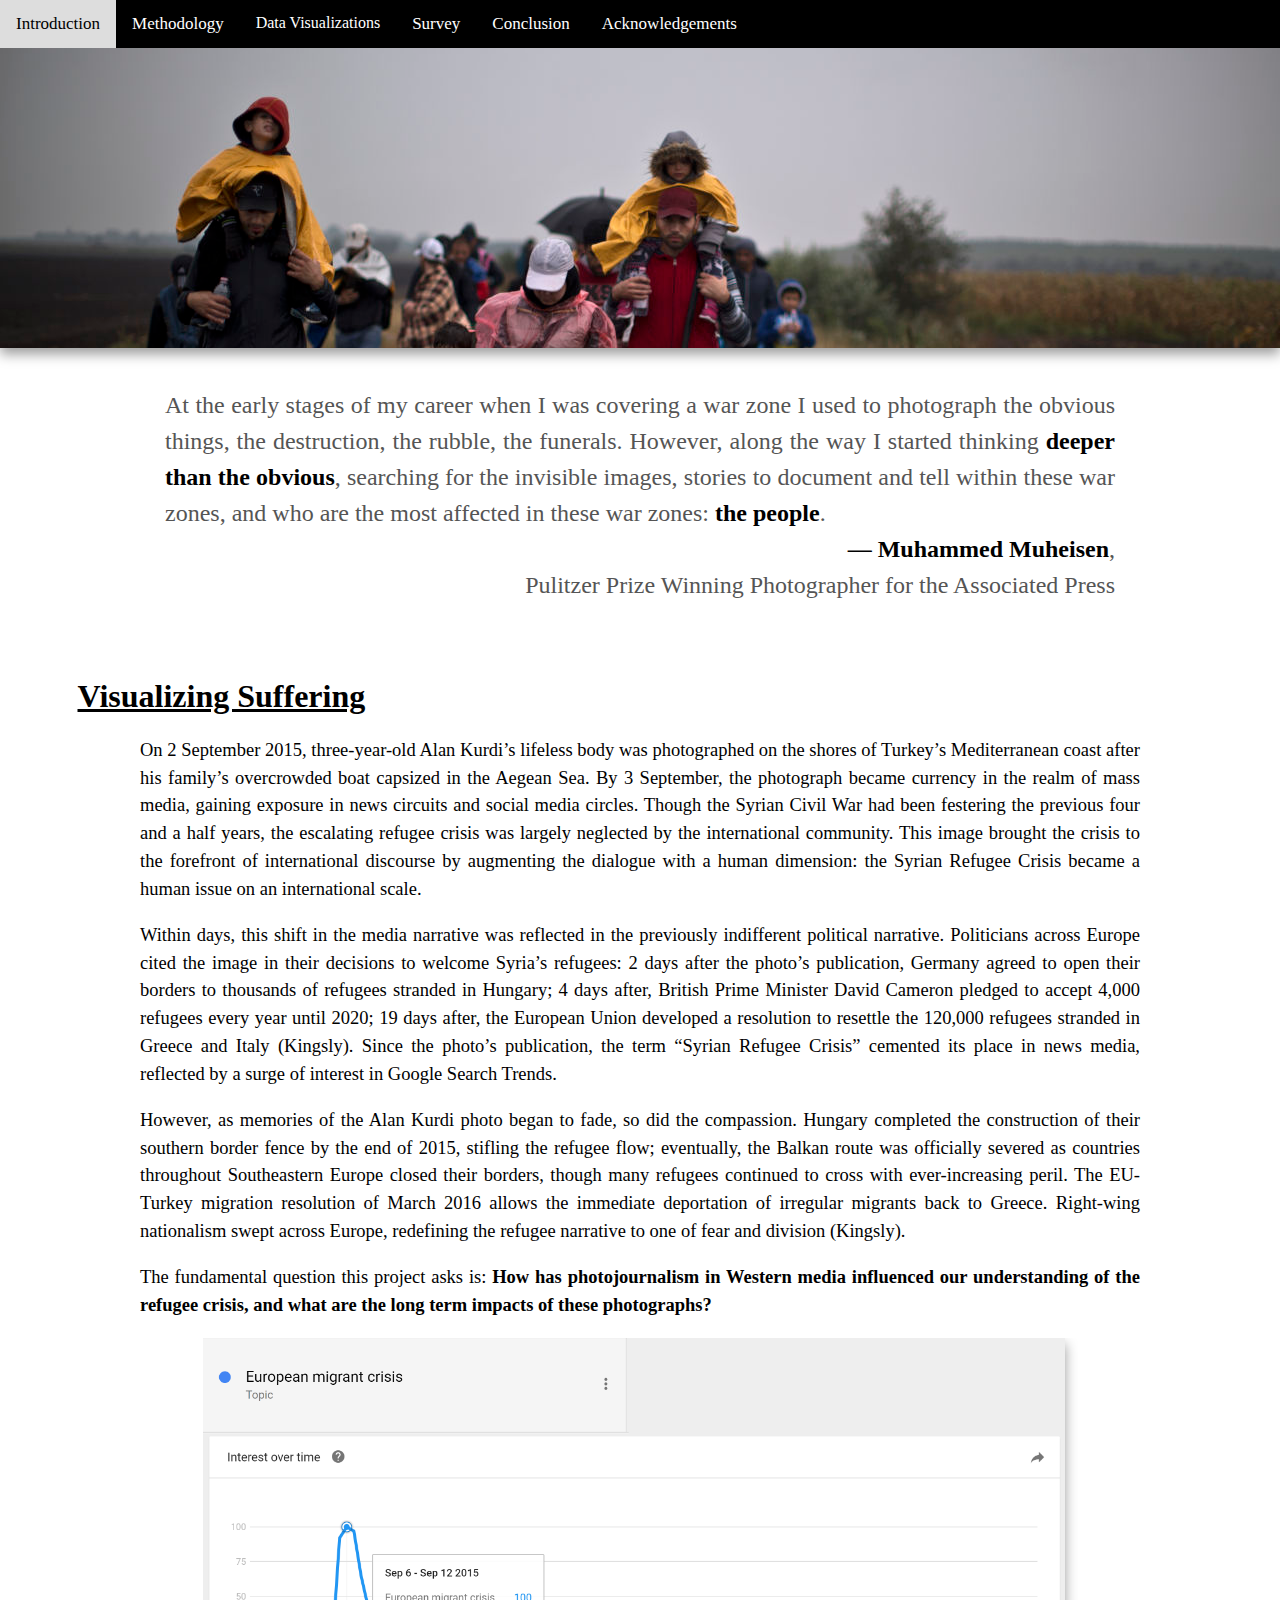
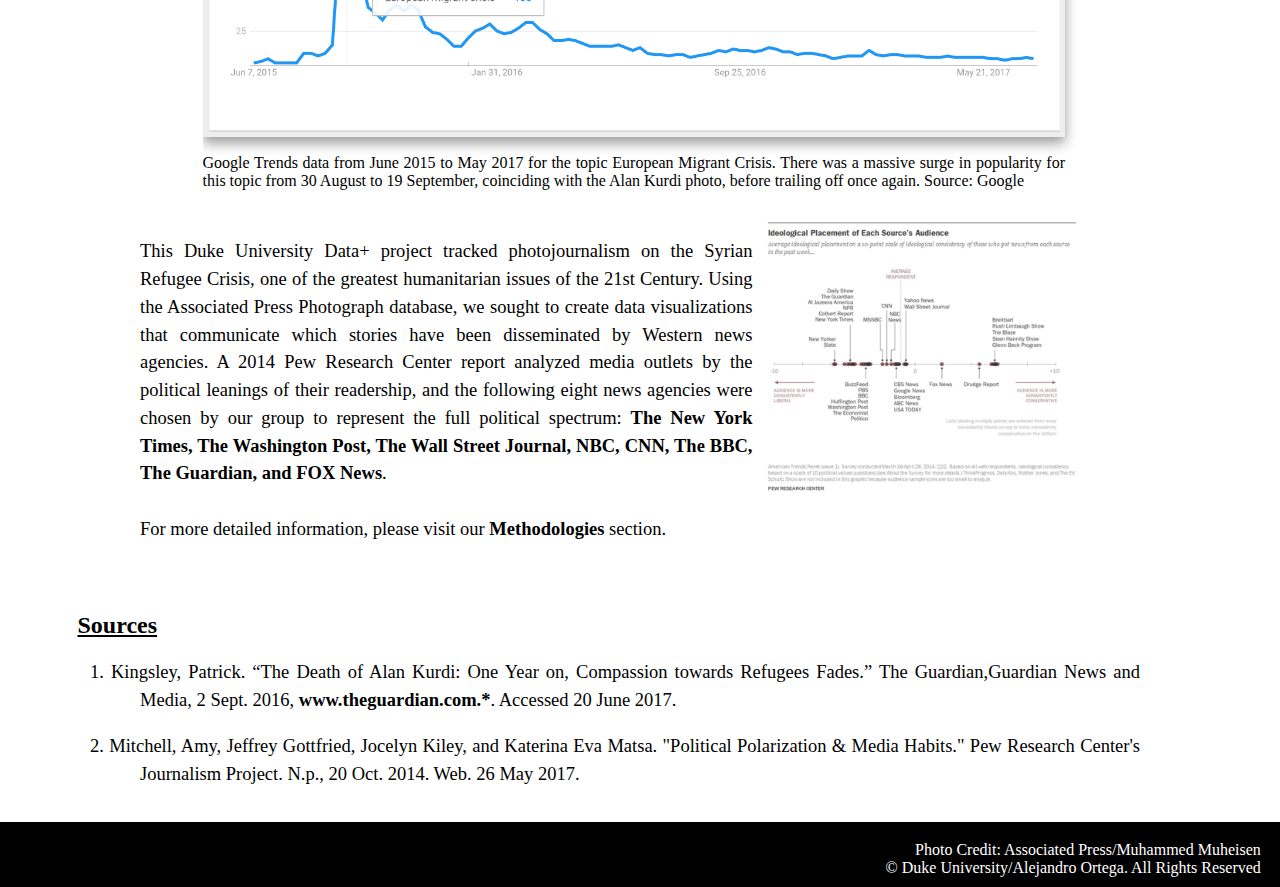
<file: index.html>
﻿<!DOCTYPE html>

<html lang="en" xmlns="http://www.w3.org/1999/xhtml">
<head>
    <meta charset="utf-8" />
    <meta name="viewport" content="width=device-width, initial-scale=1.0">
    <link rel="stylesheet" type="text/css" href="style.css">
    <link rel="icon" href="img/icon32.jpg">
    <title>Visualizing Suffering: Photojournalism and the Syrian Refugee Crisis</title>
</head>
<body>
    <div class="navbar" id="navbar1">
        <a href="javascript:void(0);" class="mobileMenu">Menu</a>
        <a href="index.html">Introduction</a>
        <a href="methodology.html">Methodology</a>
        <div class="dropdown" style="float:left">
            <div class="dropWrap">Data Visualizations</div>
            <div class="dropdown-content">
                <a href="routes.html">View Migration Routes</a>
                <a href="map.html">View Map</a>
                <a href="news-outlets.html">View News Outlets</a>
            </div>
        </div>
        <a id="surv" href="survey.html">Survey</a>
        <a href="conclusion.html">Conclusion</a>
        <a href="acknowledgements.html">Acknowledgements</a>
        <a href="javascript:void(0);" class="icon" onclick="menu()">&#9776;</a>
    </div>
    <div class="backgroundImage"></div>
    <div class="col-12"style="color:#555;text-align:justify;line-height: 150%;">
        <blockquote class="text" style="margin-left:7%;margin-right:7%;">
            At the early stages of my career when I was covering a war zone I used to photograph the obvious things, the destruction, the rubble, the funerals.
            However, along the way I started thinking <b style="color:black">deeper than the obvious</b>, searching for the invisible images, stories to document and tell within these
            war zones, and who are the most affected in these war zones: <b style="color:black">the people</b>.
            <div style="text-align:right; margin:0"><b style="color:black;">&mdash; Muhammed Muheisen</b>, <br />Pulitzer Prize Winning Photographer for the Associated Press</div>
        </blockquote>
    </div>
    <div class="col-12">
        <h1 style="text-decoration:underline; margin-left:5%;">Visualizing Suffering</h1>
        <p class="text">
            On 2 September 2015,  three-year-old Alan Kurdi’s lifeless body was photographed on the shores of Turkey’s Mediterranean coast
            after his family’s overcrowded boat capsized in the Aegean Sea. By 3 September, the photograph became currency in the realm of mass
            media, gaining exposure in news circuits and social media circles. Though the Syrian Civil War had been festering the previous four and a half
            years, the escalating refugee crisis was largely neglected by the international community. This image brought
            the crisis to the forefront of international discourse by augmenting the dialogue with a human dimension:
            the Syrian Refugee Crisis became a human issue on an international scale.
        </p>
        <p class="text">
            Within days, this shift in the media narrative was reflected in the previously indifferent political narrative. Politicians across Europe
            cited the image in their decisions to welcome Syria’s refugees: 2 days after the photo’s publication, Germany agreed to open their
            borders to thousands of refugees stranded in Hungary; 4 days after, British Prime Minister David Cameron pledged to accept 4,000 refugees
            every year until 2020; 19 days after, the European Union developed a resolution to resettle the 120,000 refugees stranded in Greece and Italy
            (Kingsly).
            Since the photo’s publication, the term “Syrian Refugee Crisis” cemented its place in news media, reflected by a surge of interest in
            Google Search Trends.
        </p>
        <p class="text">
            However, as memories of the Alan Kurdi photo began to fade, so did the compassion. Hungary completed the construction of their southern border fence
            by the end of 2015, stifling the refugee flow; eventually, the Balkan route was officially severed as countries throughout Southeastern Europe closed their
            borders, though many refugees continued to cross with ever-increasing peril. The EU-Turkey migration resolution of March 2016 allows the immediate deportation of irregular 
            migrants back to Greece. Right-wing nationalism swept across Europe, redefining the refugee narrative to one of fear and division (Kingsly).
        </p>
        <p class="text">
            The fundamental question this project asks is: <b>
                How has photojournalism in Western media influenced our understanding of
                the refugee crisis, and what are the long term impacts of these photographs?
            </b>
        </p>
        <div style="display:block; margin:auto; padding-right:1%; width:70%; text-align:justify; overflow:hidden;">
            <a href="https://trends.google.com/trends/explore?date=2015-06-01%202017-07-19&q=%2Fm%2F0134cz66" target="_blank"><img src="img/googleTrends.png" style="width:100%; margin-bottom:1.5%;box-shadow:0px 6px 12px 0px rgba(0,0,0,0.4);" /></a>
            Google Trends data from June 2015 to May 2017 for the topic European Migrant Crisis.
            There was a massive surge in popularity for this topic from 30 August to 19 September, coinciding with the Alan Kurdi photo, before trailing off once again.
            Source: Google
        </div>
        </div>
    
    <div class="col-12">
        <div style="margin-left:1%;margin-right:15% ;width: 25%; float:right">
            <img src="img/pewResearch.png" id="pew" style="cursor:pointer;width:100%;" />
        </div>
        <p class="text" >
            This Duke University Data+ project tracked photojournalism on the Syrian Refugee Crisis, one of the greatest humanitarian issues of the 21st Century.
            Using the Associated Press Photograph database, we sought to create data visualizations that communicate which stories have been disseminated
            by Western news agencies. A 2014 Pew Research Center report analyzed media outlets by the
            political leanings of their readership, and the following eight news agencies were chosen by our group to represent the full political spectrum:
            <b>The New York Times, The Washington Post, The Wall Street Journal, NBC, CNN, The BBC, The Guardian, and FOX News</b>. <br /> <br /> For more detailed
            information, please visit our <a href="methodology.html" style="color:black; text-decoration:none; font-weight:bold;">Methodologies</a> section.
        </p>
        <p class="text warning">
            Unfortunately, our visualization and survey sections are not available for mobile viewing. Please visit our full site to view those sections.
        </p>
    </div>
    <div id="myModal" class="modal" onclick="document.getElementById('myModal').style.display='none'">
        <span class="modalClose" onclick="document.getElementById('myModal').style.display='none'">X</span>
        <img class="modal-content" id="img" style="width:45%">
    </div>
    <div class="col-12">
        <h2 style="text-decoration:underline; margin-left:5%;">Sources</h2>
        <p class="text" style="text-indent:-5%; margin-left:5%;">
            1. Kingsley, Patrick. “The Death of Alan Kurdi: One Year on, Compassion towards Refugees Fades.”
            The Guardian,Guardian News and Media, 2 Sept. 2016,
            <a href="https://www.theguardian.com/world/2016/sep/01/alan-kurdi-death-one-year-on-compassion-towards-refugees-fades" target="_blank" style="color:black; text-decoration:none; font-weight:bold">www.theguardian.com.*</a>.
            Accessed 20 June 2017.
        </p>
        <p class="text" style="text-indent:-5%; margin-left:5%;">
            2. Mitchell, Amy, Jeffrey Gottfried, Jocelyn Kiley, and Katerina Eva Matsa. "Political Polarization & Media Habits." Pew Research Center's Journalism Project. N.p., 20 Oct. 2014. Web. 26 May 2017.

        </p>
    </div>

    <div class="footer col-12">
        Photo Credit: Associated Press/Muhammed Muheisen
        <br />
        &copy; Duke University/Alejandro Ortega. All Rights Reserved
    </div>
    <script>
        var modal = document.getElementById('myModal');
        var img = document.getElementById('pew');
        var modalImg = document.getElementById("img");
        var captionText = document.getElementById("caption");
        img.onclick = function () {
            modal.style.display = "block";
            modalImg.src = this.src;

        }
        function menu() {
            var x = document.getElementById("navbar1");
            if (x.className === "navbar") {
                x.className += " responsive";
            } else {
                x.className = "navbar";
            }
        }
    </script>
    
    
</body>
</html>
</file>
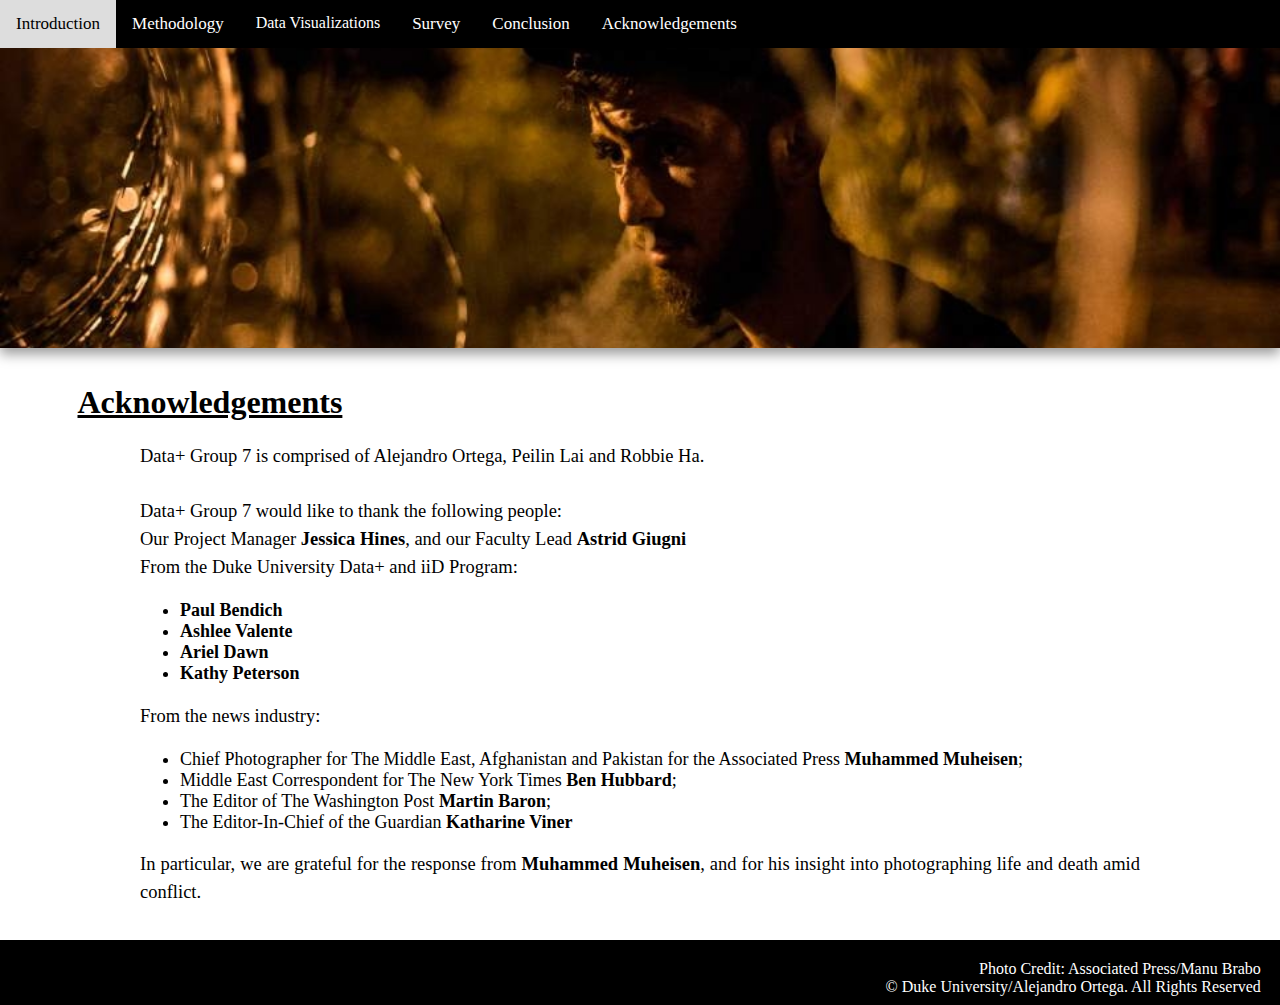
<file: acknowledgements.html>
﻿<!DOCTYPE html>

<html lang="en" xmlns="http://www.w3.org/1999/xhtml">
<head>
    <meta charset="utf-8" />
    <meta name="viewport" content="width=device-width, initial-scale=1.0">
    <link rel="stylesheet" type="text/css" href="style.css">
    <link rel="icon" href="img/icon32.jpg">
    <title>Visualizing Suffering: Photojournalism and the Syrian Refugee Crisis</title>
</head>
<body>
    <div class="navbar" id="navbar1">
        <a href="javascript:void(0);" class="mobileMenu">Menu</a>
        <a href="index.html">Introduction</a>
        <a href="methodology.html">Methodology</a>
        <div class="dropdown" style="float:left">
            <div class="dropWrap">Data Visualizations</div>
            <div class="dropdown-content">
                <a href="routes.html">View Migration Routes</a>
                <a href="map.html">View Map</a>
                <a href="news-outlets.html">View News Outlets</a>
            </div>
        </div>
        <a id="surv" href="survey.html">Survey</a>
        <a href="conclusion.html">Conclusion</a>
        <a href="acknowledgements.html">Acknowledgements</a>
        <a href="javascript:void(0);" class="icon" onclick="menu()">&#9776;</a>
    </div>
    <div class="backgroundImage" style="background-image:url(img/background/serbia1.jpg); background-position:50% 55%;"></div>
    
    <div class="col-12">
        <h1 style="text-decoration:underline; margin-left:5%;">Acknowledgements</h1>
        <p class="text">
            Data+ Group 7 is comprised of Alejandro Ortega, Peilin Lai and Robbie Ha.
            <br/>
            <br />
            Data+ Group 7 would like to thank the following people:
            <br />
            Our Project Manager <b>Jessica Hines</b>, and our Faculty Lead <b>Astrid Giugni</b>
            <br />
            From the Duke University Data+ and iiD Program:
            <br />
            <ul style="margin-left:10%;font-size:18px">
                <li><b>Paul Bendich</b></li>
                <li><b>Ashlee Valente</b></li>
                <li><b>Ariel Dawn</b></li>
                <li><b>Kathy Peterson</b></li>
            </ul>
        </p>
        <p class="text">
            From the news industry:
            <br />
            <ul style="margin-left:10%;font-size:18px">
                <li>Chief Photographer for The Middle East, Afghanistan and Pakistan for the Associated Press <b>Muhammed Muheisen</b>;</li>
                <li>Middle East Correspondent for The New York Times <b>Ben Hubbard</b>;</li>
                <li>The Editor of The Washington Post <b>Martin Baron</b>;</li>
                <li>The Editor-In-Chief of the Guardian <b>Katharine Viner</b></li>
            </ul>
        </p>
        <p class="text">
            In particular, we are grateful for the response from <b>Muhammed Muheisen</b>, and for his insight into photographing life and death amid conflict.
        </p>
    </div>
    
    <div class="footer col-12">
        Photo Credit: Associated Press/Manu Brabo
        <br />
        &copy; Duke University/Alejandro Ortega. All Rights Reserved
    </div>
    <script>
        function menu() {
            var x = document.getElementById("navbar1");
            if (x.className === "navbar") {
                x.className += " responsive";
            } else {
                x.className = "navbar";
            }
        }
    </script>
</body>
</html>
</file>
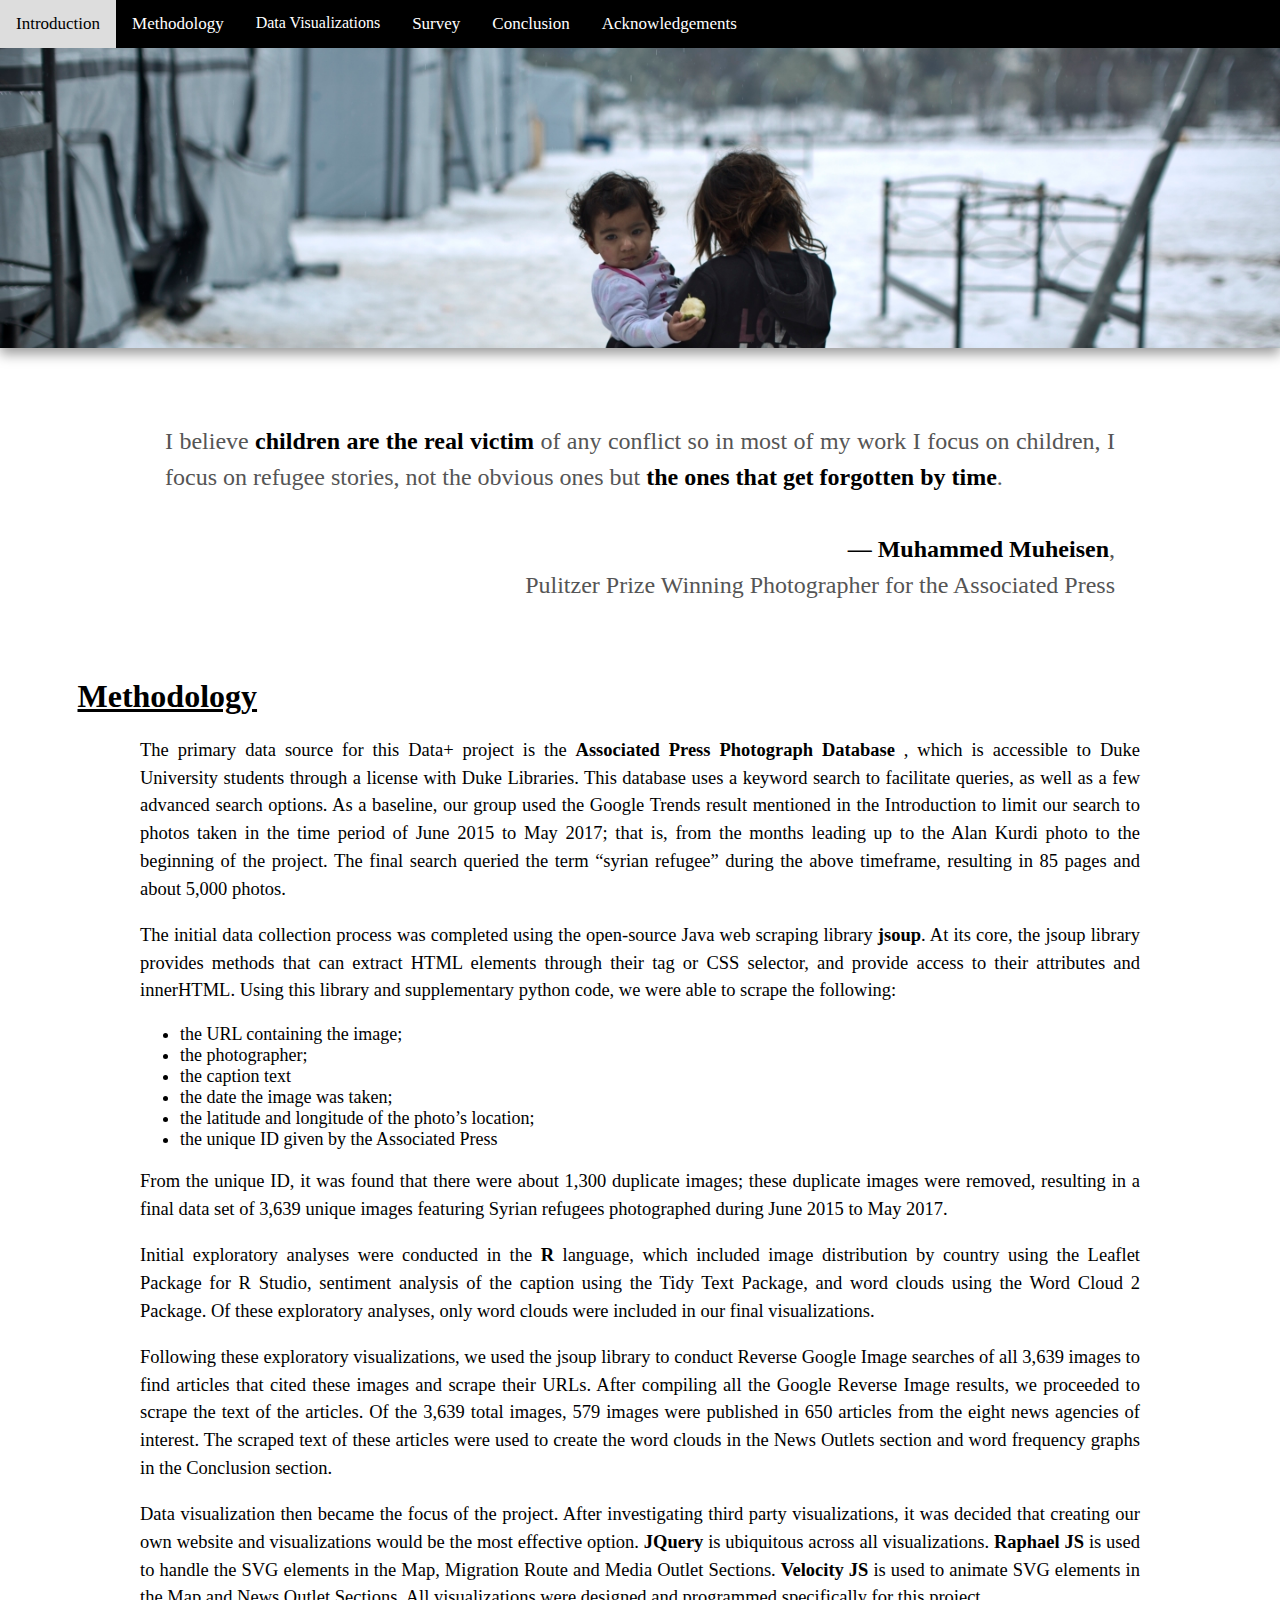
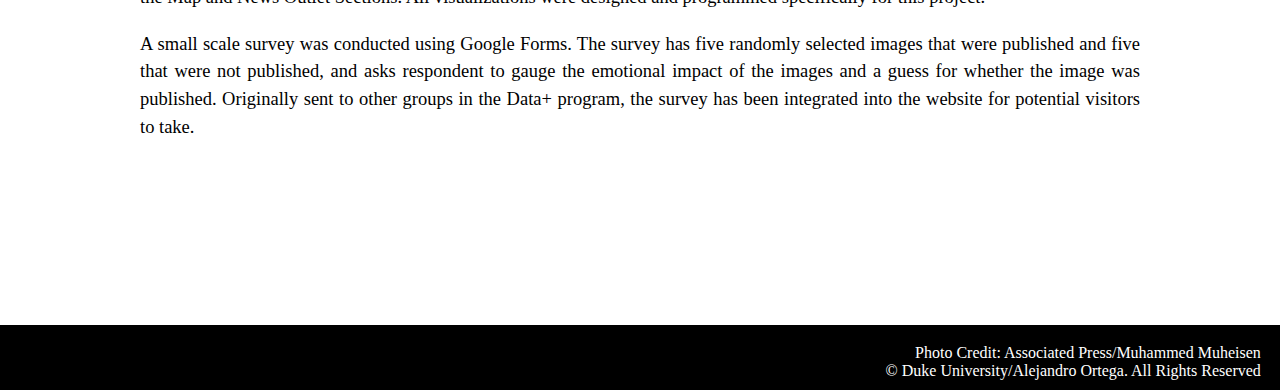
<file: methodology.html>
﻿<!DOCTYPE html>

<html lang="en" xmlns="http://www.w3.org/1999/xhtml">
<head>
    <meta charset="utf-8" />
    <meta name="viewport" content="width=device-width, initial-scale=1.0">
    <link rel="stylesheet" type="text/css" href="style.css">
    <link rel="icon" href="img/icon32.jpg">
    <title>Visualizing Suffering: Photojournalism and the Syrian Refugee Crisis</title>
</head>
<body>
    <div class="navbar" id="navbar1">
        <a href="javascript:void(0);" class="mobileMenu">Menu</a>
        <a href="index.html">Introduction</a>
        <a href="methodology.html">Methodology</a>
        <div class="dropdown" style="float:left">
            <div class="dropWrap">Data Visualizations</div>
            <div class="dropdown-content">
                <a href="routes.html">View Migration Routes</a>
                <a href="map.html">View Map</a>
                <a href="news-outlets.html">View News Outlets</a>
            </div>
        </div>
        <a id="surv" href="survey.html">Survey</a>
        <a href="conclusion.html">Conclusion</a>
        <a href="acknowledgements.html">Acknowledgements</a>
        <a href="javascript:void(0);" class="icon" onclick="menu()">&#9776;</a>
    </div>
    <div class="backgroundImage" style="background-image:url(img/background/greece2.jpg)"></div>
    <div class="col-12" style="color:#555;text-align:justify;line-height: 150%;">
        <blockquote class="text" style="margin-left:7%;margin-right:7%;">
            <br />
            I believe <b style="color:black;">children are the real victim</b> of any conflict so in most of my work I focus on children, I focus on
            refugee stories, not the obvious ones but <b style="color:black">the ones that get forgotten by time</b>. <br /><br />
            <div style="text-align:right; margin:0"><b style="color:black;">&mdash; Muhammed Muheisen</b>, <br />Pulitzer Prize Winning Photographer for the Associated Press</div>

        </blockquote>
    </div>
    <div class="col-12">
        <h1 style="text-decoration:underline; margin-left:5%;">Methodology</h1>
        <p class="text">
            The primary data source for this Data+ project is the <a href="http://www.apimages.com/" style="color:black; font-weight:bold; text-decoration:none">
                Associated Press Photograph Database
            </a>,
            which is accessible to Duke University students through a license with Duke Libraries. This database uses a keyword search to facilitate queries, as well as a few
            advanced search options. As a baseline, our group used the Google Trends result mentioned in the Introduction to limit our search to photos taken in the time period
            of June 2015 to May 2017; that is, from the months leading up to the Alan Kurdi photo to the beginning of the project.
            The final search queried the term &ldquo;syrian refugee&rdquo; during the above timeframe, resulting in 85 pages and about 5,000 photos.

        </p>
        <p class="text">
            The initial data collection process was completed using
            the open-source Java web scraping library <b>jsoup</b>. At its core, the jsoup library provides methods that can extract
            HTML elements through their tag or CSS selector, and provide access to their attributes and innerHTML. Using this library and supplementary python code,
            we were able to scrape the following:
            <ul style="margin-left:10%;font-size:18px">
                <li>the URL containing the image;</li>
                <li>the photographer;</li>
                <li>the caption text</li>
                <li>the date the image was taken;</li>
                <li>the latitude and longitude of the photo&rsquo;s location;</li>
                <li>the unique ID given by the Associated Press</li>
            </ul>

        </p>
        <p class="text">
            From the unique ID, it was found that there were about 1,300 duplicate images; these duplicate images were removed, resulting in a final
            data set of 3,639 unique images featuring Syrian refugees photographed during June 2015 to May 2017.
        </p>
        <p class="text">
            Initial exploratory analyses were conducted in the <b>R</b> language, which included image distribution by country
            using the Leaflet Package for R Studio, sentiment analysis of the caption using the Tidy Text Package, and word clouds using the Word Cloud 2 Package.
            Of these exploratory analyses, only word clouds were included in our final visualizations.
        </p>
        <p class="text">
            Following these exploratory visualizations, we used the jsoup library to conduct Reverse Google Image searches of all 3,639 images to find articles
            that cited these images and scrape their URLs.
            After compiling all the Google Reverse Image results, we proceeded to scrape the text of the articles.
            Of the 3,639 total images, 579 images were published in 650 articles from the eight news agencies of interest. The scraped text of these articles were
            used to create the word clouds in the News Outlets section and word frequency graphs in the Conclusion section.
        </p>
        <p class="text">
            Data visualization then became the focus of the project. After investigating third party visualizations, it was decided that
            creating our own website and visualizations would be the most effective option. <b>JQuery</b> is ubiquitous across all visualizations.
            <b>Raphael JS</b> is used to handle
            the SVG elements in the Map, Migration Route and Media Outlet Sections. <b>Velocity JS</b> is used to animate SVG elements in the
            Map and News Outlet Sections. All visualizations were designed and programmed specifically for this project.
        </p>
        <p class="text" style="padding-bottom:150px">
            A small scale survey was conducted using Google Forms. The survey has five randomly selected images that were published and
            five that were not published, and asks respondent to gauge the emotional impact of the images and a guess for whether the image was published.
            Originally sent to other groups in the Data+ program, the survey has been integrated into the website for potential visitors to take.
        </p>
    </div>
        
        <div id="myModal" class="modal" onclick="document.getElementById('myModal').style.display='none'">
            <span class="modalClose" onclick="document.getElementById('myModal').style.display='none'">X</span>
            <img class="modal-content" id="img" style="width:45%">
        </div>
    <div class="footer col-12">
        Photo Credit: Associated Press/Muhammed Muheisen
        <br />
        &copy; Duke University/Alejandro Ortega. All Rights Reserved
    </div>
    <script>
        function menu() {
            var x = document.getElementById("navbar1");
            if (x.className === "navbar") {
                x.className += " responsive";
            } else {
                x.className = "navbar";
            }
        }
    </script>
</body>
</html>
</file>
<file: style.css>
﻿/* General Properties for All Pages*/
body,
html {
    margin: 0;
    font-family: Garamond, Georgia, serif;
    color: black;
}

@media screen and (max-width: 600px) {

    *,
    div.navbar a,
    p.text,
    div.navbar div.dropdown div,
    blockquote.text,
    button,
    div.col-12 blockquote,
    #navbar1 {
        font-size: 12px;
    }

    #pew,
    div.navbar div.dropdown div *,
    div.navbar div,
    div.navbar #surv {
        display: none;
    }

    div.navbar a.mobileMenu {
        display: block;
    }

    div.col-12 p.warning {
        display: block;
    }

    div#chartWrap {
        display: none;
    }

    div.navbar a:not(:first-child) {
        display: none;
    }

    div.navbar a.icon {
        float: right;
        display: block;
    }

    div.navbar.responsive {
        position: relative;
    }

    div.navbar.responsive a.icon {
        position: absolute;
        right: 0;
        top: 0;
    }

    div.navbar.responsive a {
        float: none;
        display: block;
        text-align: left;
    }
}

.navbar .icon {
    display: none;
}

.warning {
    display: none;
}

.mobileMenu {
    display: none;
}

blockquote.text {
    font-size: 24px;
}

* {
    box-sizing: border-box;
}

.col-1 {
    width: 8.33%;
}

.col-2 {
    width: 16.66%;
}

.col-3 {
    width: 25%;
}

.col-4 {
    width: 33.33%;
}

.col-5 {
    width: 41.66%;
}

.col-6 {
    width: 50%;
}

.col-7 {
    width: 58.33%;
}

.col-8 {
    width: 66.66%;
}

.col-9 {
    width: 75%;
}

.col-10 {
    width: 83.33%;
}

.col-11 {
    width: 91.66%;
}

.col-12 {
    width: 100%;
}

[class*="col-"] {
    float: left;
    padding: 15px;
}

.row::after {
    content: "";
    clear: both;
    display: table;
}

/*Properties for the Navbar*/
.navbar {
    overflow: hidden;
    background-color: #000;
    overflow: hidden;
}


.navbar a {
    float: left;
    color: white;
    text-align: center;
    text-decoration: none;
    padding: 14px 16px;
    font-size: 17px;
}

.navbar a:hover,
.navbar .dropWrap:hover {
    background-color: #ddd;
    color: black;
}

.navbar a.active {
    background-color: #4CAF50;
    color: white;
}

.navbar div {
    font-size: 17px;
}

.dropdown .dropWrap {
    border: none;
    outline: none;
    padding: 14px 16px;
    background-color: inherit;
    color: white;
    font-size: 16px;
    border: none;
    cursor: pointer;
}


.dropdown {
    float: left;
    overflow: hidden;
}


.dropdown-content {
    display: none;
    position: absolute;
    background-color: #f9f9f9;
    box-shadow: 0px 8px 16px 0px rgba(0, 0, 0, 0.2);
    z-index: 1;
}


.dropdown-content a {
    float: none;
    font-size: 16px;
    color: black;
    padding: 8px 12px;
    text-decoration: none;
    display: block;
    text-align: left;
}


.dropdown-content a:hover {
    background-color: #f1f1f1;
    cursor: pointer;
}

.dropdown-content div {
    float: none;
    font-size: 16px;
    color: black;
    padding: 8px 12px;
    text-decoration: none;
    display: block;
    text-align: left;
}


.dropdown-content div:hover {
    background-color: #f1f1f1;
    cursor: pointer;
}


.dropdown:hover .dropdown-content {
    display: block;
}

.backgroundImage {
    background-image: url("img/background/hungary1.jpg");
    height: 300px;
    background-position: 50% 15%;
    background-repeat: no-repeat;
    background-size: cover;
    box-shadow: 0px 6px 12px 0px rgba(0, 0, 0, 0.4);
    -webkit-animation-name: fade;
    -webkit-animation-duration: 1.5s;
    animation-name: fade;
    animation-duration: 1.5s;
}

.text {
    text-align: justify;
    padding-left: 5%;
    padding-right: 5%;
    line-height: 150%;
    font-size: 18.5px;
}

.modal {
    display: none;
    position: fixed;
    z-index: 1;
    padding-top: 100px;
    left: 0;
    top: 0;
    width: 100%;
    height: 100%;
    overflow: auto;
    background-color: rgb(0, 0, 0);
    background-color: rgba(0, 0, 0, 0.9);
}


.modal-content {
    margin: auto;
    display: block;
    width: 80%;
    max-width: 700px;
}


.modal-content,
#caption {
    -webkit-animation-name: zoom;
    -webkit-animation-duration: 0.6s;
    animation-name: zoom;
    animation-duration: 0.6s;
}

@-webkit-keyframes zoom {
    from {
        -webkit-transform: scale(0)
    }

    to {
        -webkit-transform: scale(1)
    }
}

@keyframes zoom {
    from {
        transform: scale(0)
    }

    to {
        transform: scale(1)
    }
}

.footer {
    text-align: right;
    background-color: #000;
    color: white;
    padding: unset;
    padding-top: 1.5%;
    padding-right: 1.5%;
    padding-bottom: .75%;
}

#chart {
    max-height: 550px;
    max-width: 775px;
    display: block;
    margin: auto;
    width: 40%;
}

#mt {
    float: left;
    margin-left: 3.5%;
    display: inline-block;
    margin-top: unset;
    text-decoration: underline;
    max-width: 470px;
}

button {
    border-radius: 4px;
    background-color: #393949;
    font-family: Garamond;
    border: none;
    text-align: center;
    font-size: 16px;
    padding: 10px;
    width: 150px;
    transition: all 0.5s;
    cursor: pointer;
    margin-left: 1%;
    color: aliceblue;
}

.changeMap {
    margin-left: 10%;
}

#bar {
    background: #393949;
    border-radius: 5px;
    padding: 3px;
}

.info {
    position: absolute;
    top: 17%;
    background-color: #2f3f4f;
    border-radius: 10px;
    margin-left: 3.5%;
}

.info h3,
p {
    margin-left: 5%;
    margin-right: 5%;
}

.galleryWrap {
    color: white;
    width: auto;
    max-width: 330px;
    height: auto;
    padding: 15px;
    position: absolute;
    top: -9999px;
    left: -9999px;
    border-radius: 10px;
    background-color: #2f3f4f;
}

.galleryWrap_close,
.close,
.modalClose {
    font-family: 'Gill Sans MT';
    color: white;
    position: absolute;
    top: 7px;
    right: 13px;
    text-decoration: none;
    display: block;
    cursor: pointer;
}

* {
    box-sizing: border-box
}

.slideshow-container {
    max-width: 512px;
    position: relative;
    margin: auto;
}

.slides {
    max-width: 512px;
    position: relative;
    margin: auto;
    display: none;
}

#cont {
    margin-top: 1%;
}

.mySlides {
    display: none;
}


.prev,
.next {
    cursor: pointer;
    position: absolute;
    top: 50%;
    width: auto;
    margin-top: -22px;
    padding: 16px;
    color: white;
    font-weight: bold;
    font-size: 18px;
    transition: 0.6s ease;
    border-radius: 0 3px 3px 0;
}


.next {
    right: 0;
    border-radius: 3px 0 0 3px;
}

.prev:hover,
.next:hover {
    background-color: rgba(0, 0, 0, 0.8);
}

.prev {
    left: 0;
    border-radius: 0 3px 0 3px;
}

.dot {
    cursor: pointer;
    height: 7px;
    width: 7px;
    margin: 0 2px;
    background-color: #bbb;
    border-radius: 50%;
    display: inline-block;
    transition: background-color 0.6s ease;
}

.active,
.dot:hover {
    background-color: #717171;
}

Fading animation .fade {
    -webkit-animation-name: fade;
    -webkit-animation-duration: 1.5s;
    animation-name: fade;
    animation-duration: 1.5s;
}

@-webkit-keyframes fade {
    from {
        opacity: 0
    }

    to {
        opacity: 1
    }
}

@keyframes fade {
    from {
        opacity: 0
    }

    to {
        opacity: 1
    }
}

.image {
    width: 260px;
    height: auto;
}

.news {
    position: absolute;
    top: -99999px;
    left: -99999px;
    height: auto;
    width: 65%;
    color: white;
    background-color: #000;
    border-radius: 10px;
}

#outlet,
#analysis {
    margin-left: 3%;
    margin-right: 3%;
}

#wordCloud {
    display: block;
    margin: auto;
    max-width: 450px;
    cursor: pointer;
    transition: 0.3s;
}

#wordCloud:hover {
    opacity: 0.7;
}

#logos {
    padding: 2%;
    width: 50vw;
    height: auto;
    padding-left: 25%
}

.formWrap {
    display: block;
    margin: auto;
    width: 60%;
    display: none;
}

#surveyimage {
    width: 512px;
    height: auto;
}

.pusher {
    margin-left: 25%;
    margin-top: 5%;
    margin-bottom: 5%;
}

#nextC {
    position: relative;
    left: 65%;
}

#nextC span {
    cursor: pointer;
    display: inline-block;
    position: relative;
    transition: 0.5s;
}

#nextC span:after {
    content: '\00bb';
    position: absolute;
    opacity: 0;
    top: 0;
    right: -5px;
    transition: 0.5s;
}

#nextC:hover span {
    padding-right: 25px;
}

#nextC:hover span:after {
    opacity: 1;
    right: 0;
}

div#europe>svg {
    height: 75vh;
    width: auto;
}

div#usa>svg {
    height: 60vh;
    width: auto;
}

#prevC {
    /*position: relative;*/
    left: 15%;
}

#prevC span {
    cursor: pointer;
    display: inline-block;
    position: relative;
    transition: 0.5s;
}

#prevC span:before {
    content: '\00ab';
    position: relative;
    opacity: 0;
    top: 0;
    left: -5px;
    transition: 0.5s;
}



#prevC:hover span:before {
    opacity: 1;
    padding-right: 25px;
    right: 0;
}
</file>
